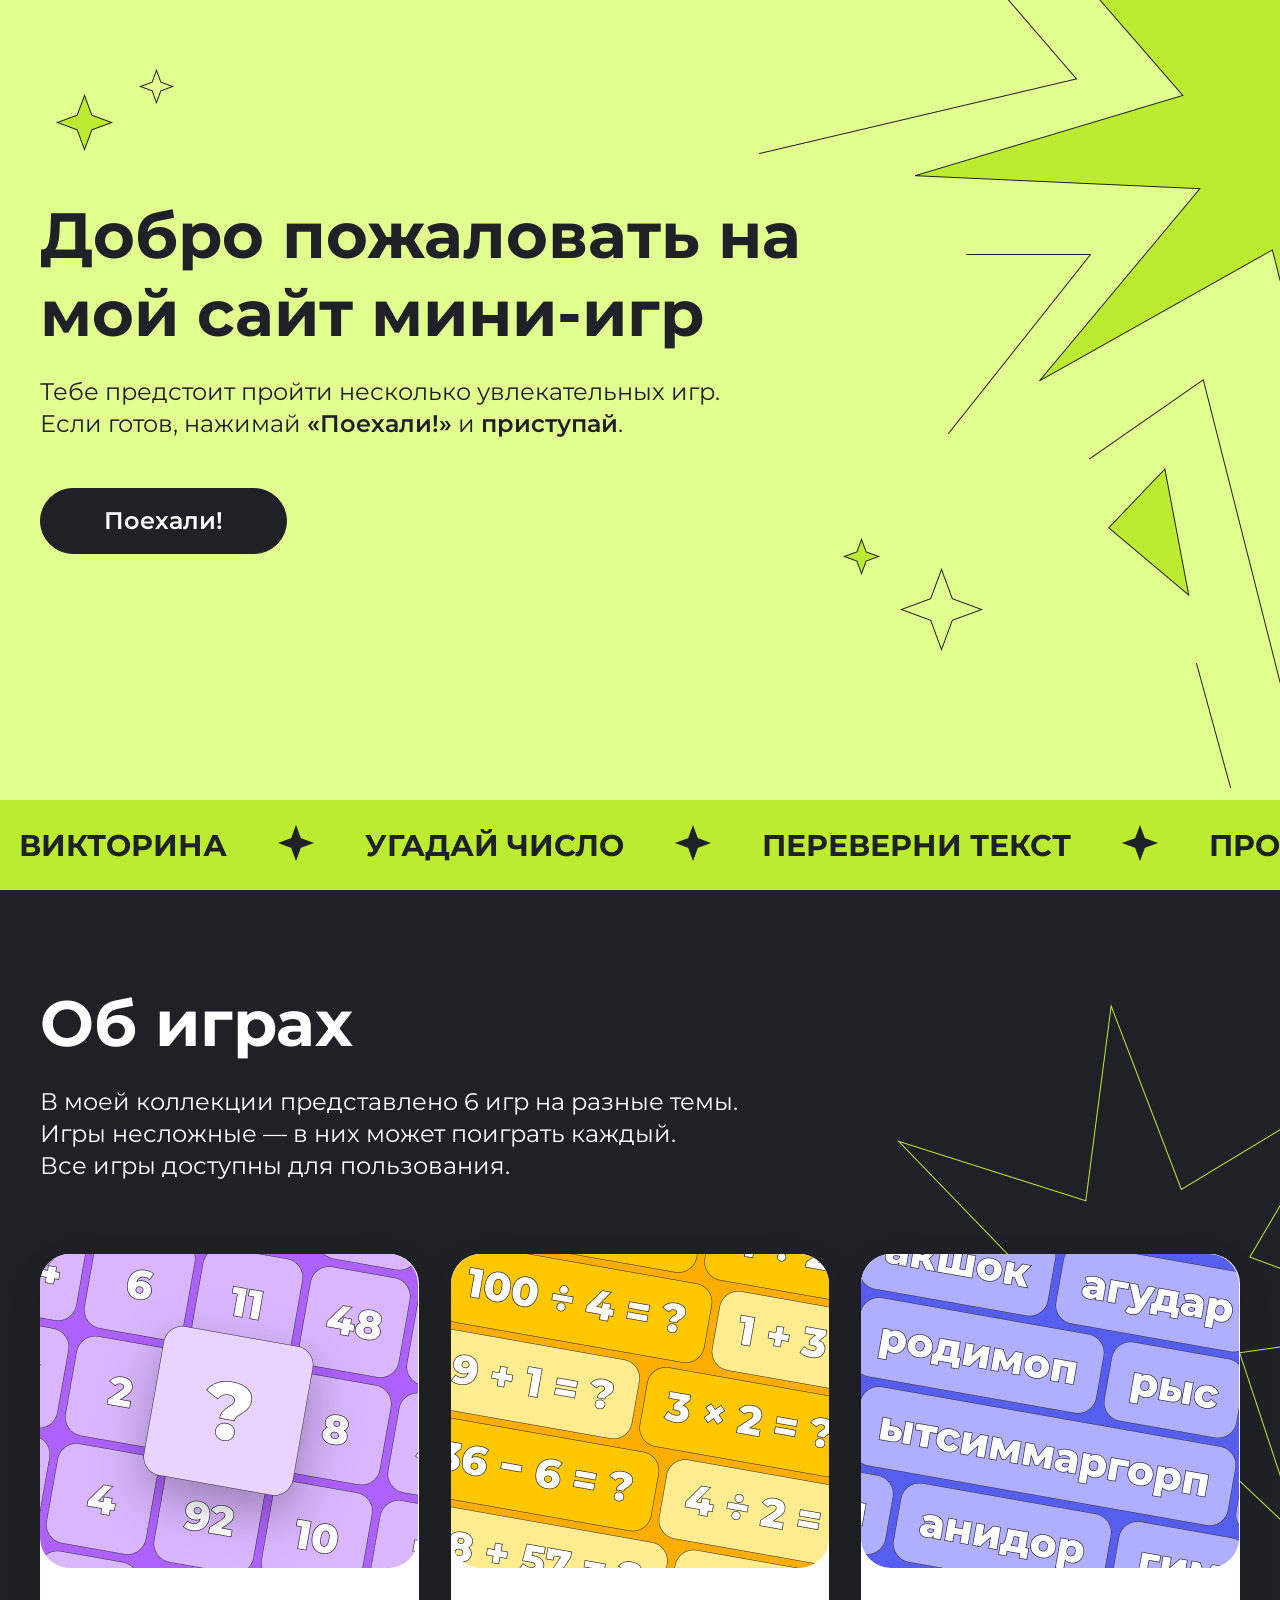
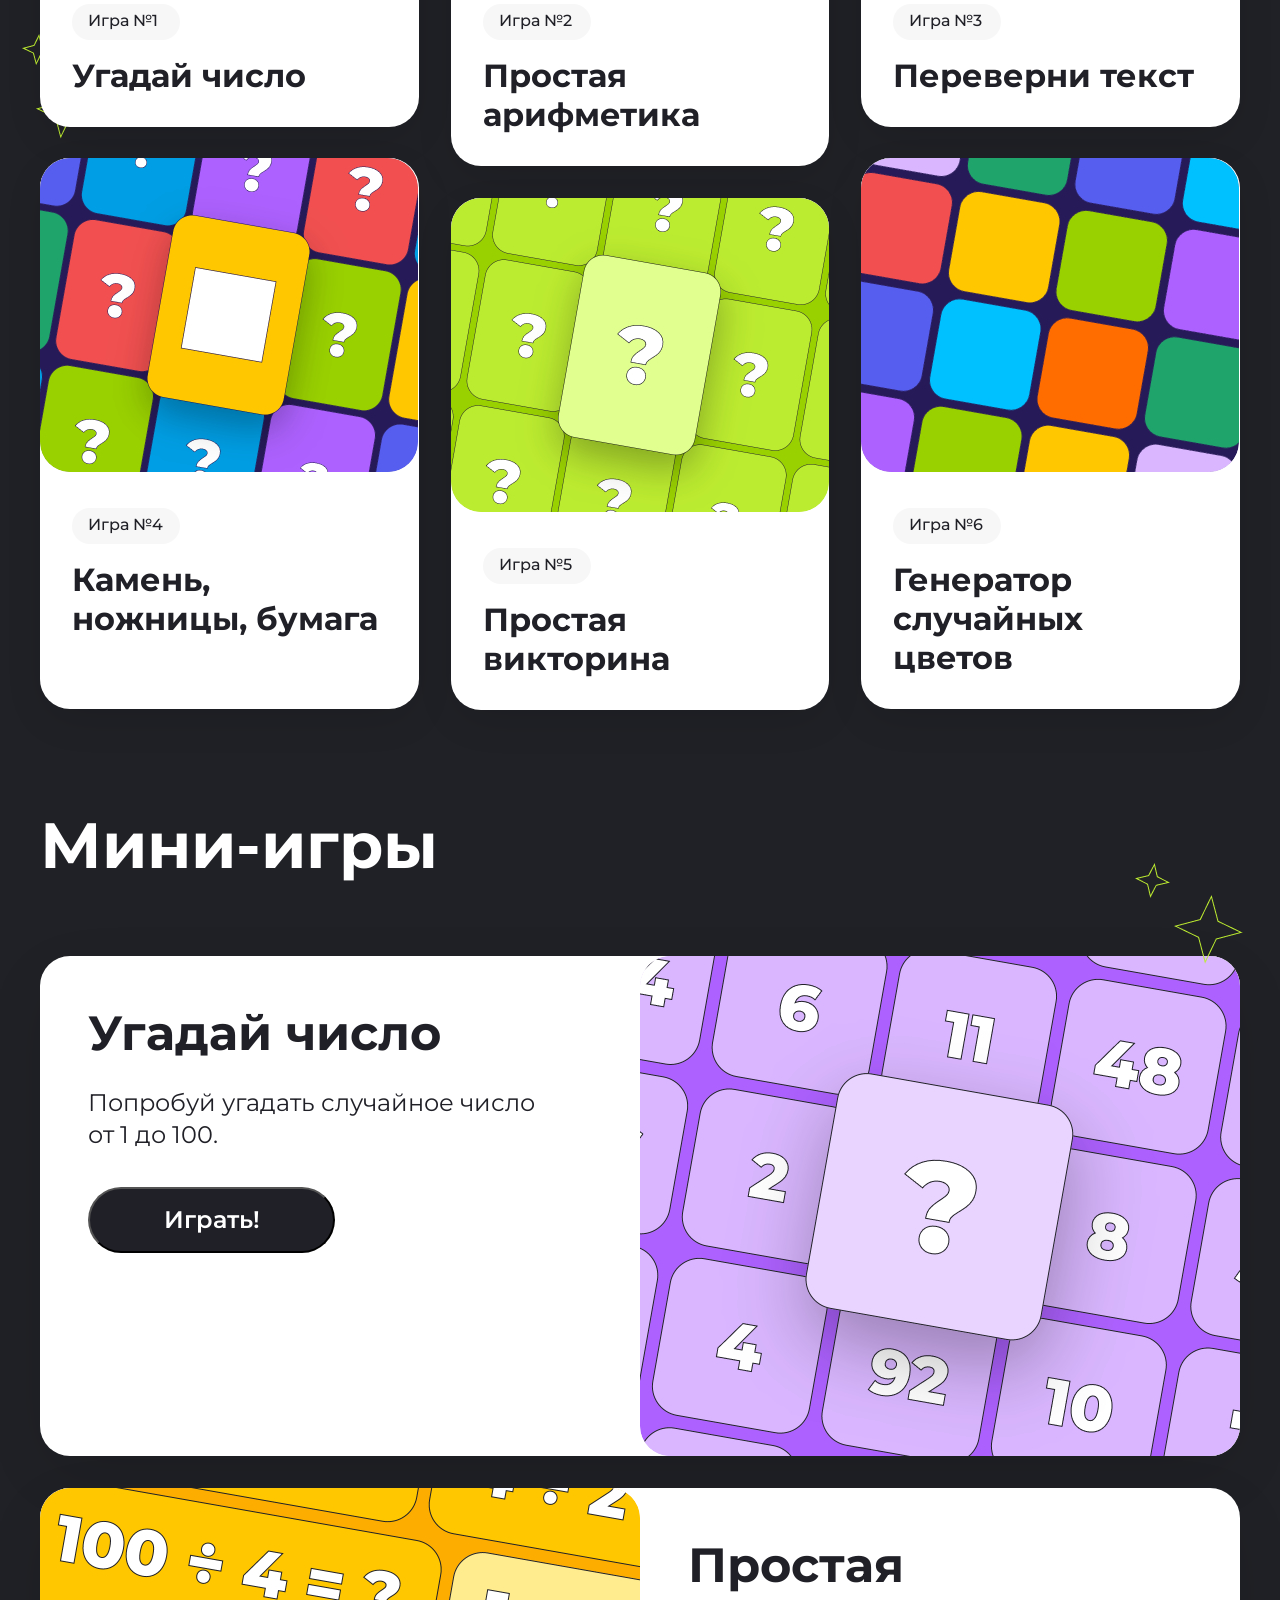
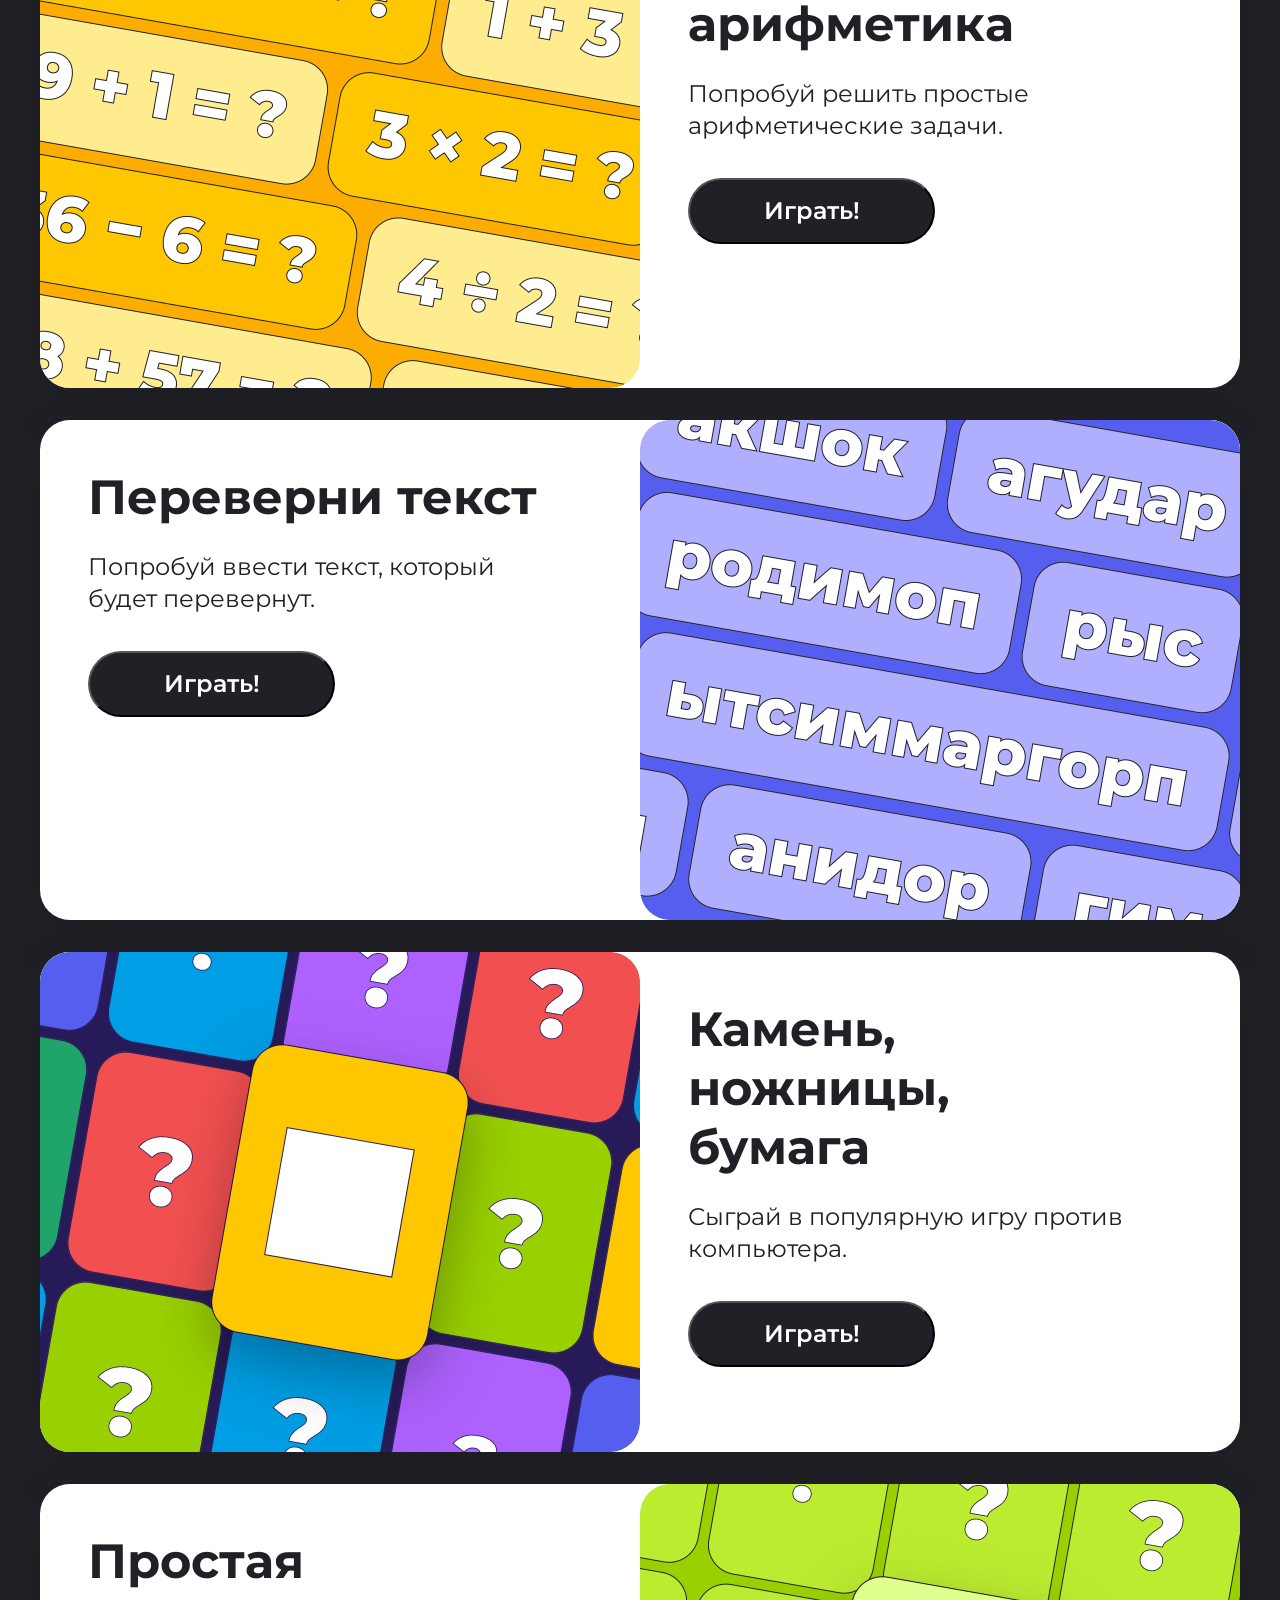
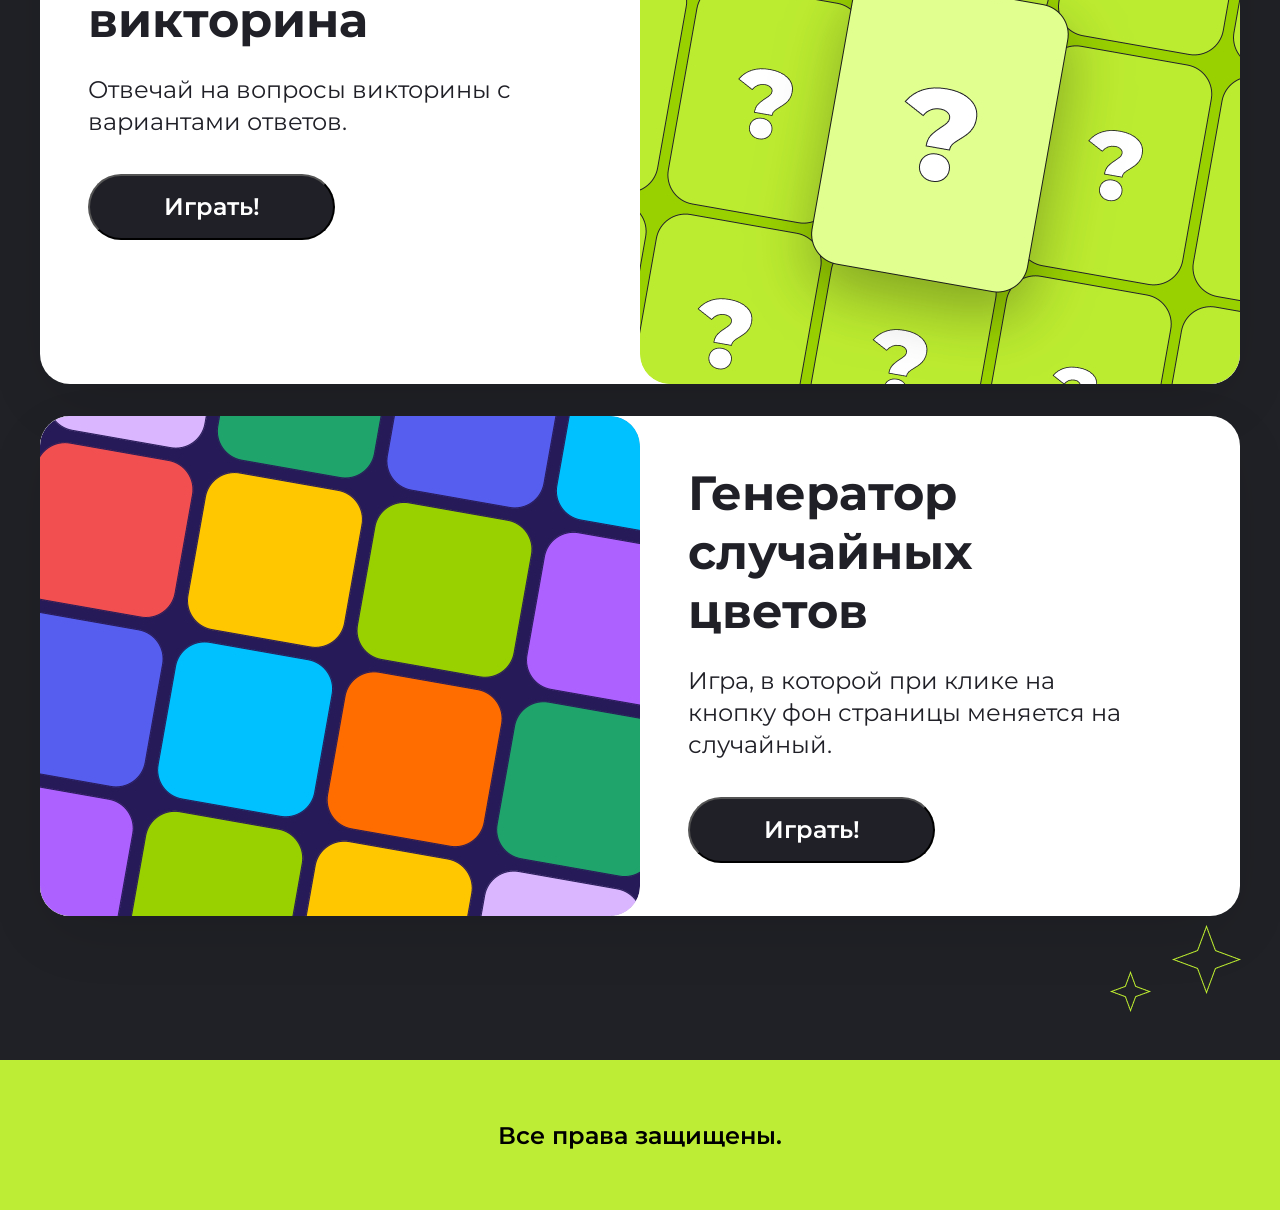
<file: index.html>
<!doctype html>
<html lang="en">
  <head>
    <meta charset="UTF-8"/>
    <meta name="viewport" content="width=device-width, initial-scale=1.0"/>
    <title>Mini-Game</title>
    <link rel="preconnect" href="https://fonts.googleapis.com"/>
    <link rel="preconnect" href="https://fonts.gstatic.com" crossorigin/>
    <link href="https://fonts.googleapis.com/css2?family=Montserrat:ital,wght@0,100..900;1,100..900&display=swap" rel="stylesheet"/>
    <link rel="stylesheet" href="style.css"/>
    <link rel="stylesheet" href="mobile.css"/>
  </head>
  <body>
    <div class="top center">
      <header></header>
      <div class="top__star">
        <img class="star-1" src="images/star-1.png" alt="Star-1" />
        <img class="star-2" src="images/star-2.png" alt="star-2" />
        <img class="star-3" src="images/star-3.png" alt="star-3" />
        <img class="star-4" src="images/star-4.png" alt="star-4" />
        <img class="star-5" src="images/star-5.png" alt="star-5" />
        <img class="line-1" src="images/line-1.png" alt="line-1" />
        <img class="line-2" src="images/line-2.png" alt="line-2" />
        <img class="line-3" src="images/line-3.png" alt="line-3" />
        <img class="line-4" src="images/line-4.png" alt="line-4" />
        <img class="figure" src="images/figure.png" alt="figure" />
      </div>
      <div class="top__star-mobile">
        <img class="star-1" src="images/mobile-star-1.png" alt="Star-1" />
        <img class="star-2" src="images/mobile-star-2.png" alt="star-2" />
        <img class="star-3" src="images/mobile-star-3.png" alt="star-3" />
        <img class="star-4" src="images/mobile-star-4.png" alt="star-4" />
        <img class="star-5" src="images/mobile-star-5.png" alt="star-5" />
      </div>
      <section>
        <h1 class="top__title">Добро пожаловать на мой сайт мини-игр</h1>
        <p class="top__text">
          Тебе предстоит пройти несколько увлекательных игр. <br />
          Если готов, нажимай
          <span class="top__text-semibold">«Поехали!»</span> и
          <span class="top__text-semibold">приступай</span>.
        </p>
        <a href="#about-games"><button class="top__button">Поехали!</button></a>
      </section>
    </div>
    <div class="animated-line">
      <div class="animated-line__content">
        <a href="#game-5"><span class="animated-line__text">Викторина</span></a>
        <a href="#game-1"><span class="animated-line__text">угадай число</span></a>
        <a href="#game-3"><span class="animated-line__text">Переверни текст</span></a>
        <a href="#game-2"><span class="animated-line__text">Простая арифметика</span></a>
        <a href="#game-4"><span class="animated-line__text">Камень, ножницы, бумага</span></a>
        <a href="#game-6"><span class="animated-line__text">Генератор случайных цветов</span></a>
        <a href="#game-4"><span class="animated-line__text">Викторина</span></a>
        <a href="#game-1"><span class="animated-line__text">угадай число</span></a>
        <a href="#game-3"><span class="animated-line__text">Переверни текст</span></a>
        <a href="#game-2"><span class="animated-line__text">Простая арифметика</span></a>
        <a href="#game-5"><span class="animated-line__text">Камень, ножницы, бумага</span></a>
        <a href="#game-6"><span class="animated-line__text">Генератор случайных цветов</span></a>
      </div>
    </div>
    <section id="about-games" class="product-box center">
      <img class="star-6" src="images/star-6.png" alt="star-6" />
      <img class="star-7" src="images/star-7.png" alt="star-7" />
      <img class="star-8" src="images/star-8.png" alt="star-8" />
      <h2 class="product-box__title">Об играх</h2>
      <p class="product-box__text">
        В моей коллекции представлено 6 игр на разные темы. <br />
        Игры несложные — в них может поиграть каждый. <br />
        Все игры доступны для пользования.
      </p>
      <div class="product-box__content">
        <a class="product-link" href="#game-1">
          <article class="product">
            <img
              class="product__image"
              src="images/cart-1.jpg"
              alt="Угадай число"
            />
            <div class="product__info">
              <div class="product__text-box">
                <p class="product__text">Игра №1</p>
              </div>
              <h3 class="product__name">Угадай число</h3>
            </div>
          </article>
        </a>
        <a class="product-link" href="#game-2">
          <article class="product">
            <img
              class="product__image"
              src="images/cart-2.jpg"
              alt="Простая арифметика"
            />
            <div class="product__info">
              <div class="product__text-box">
                <p class="product__text">Игра №2</p>
              </div>
              <h3 class="product__name">Простая арифметика</h3>
            </div>
          </article>
        </a>
        <a class="product-link" href="#game-3">
          <article class="product">
            <img
              class="product__image"
              src="images/cart-3.jpg"
              alt="Переверни текст"
            />
            <div class="product__info">
              <div class="product__text-box">
                <p class="product__text">Игра №3</p>
              </div>
              <h3 class="product__name">Переверни текст</h3>
            </div>
          </article>
        </a>
        <a class="product-link" href="#game-4">
          <article class="product">
            <img
              class="product__image"
              src="images/cart-4.jpg"
              alt="Камень, ножницы, бумага"
            />
            <div class="product__info">
              <div class="product__text-box">
                <p class="product__text">Игра №4</p>
              </div>
              <h3 class="product__name">Камень, ножницы, бумага</h3>
            </div>
          </article>
        </a>
        <a class="product-link" href="#game-5">
          <article class="product">
            <img
              class="product__image"
              src="images/cart-5.jpg"
              alt="Простая викторина"
            />
            <div class="product__info">
              <div class="product__text-box">
                <p class="product__text">Игра №5</p>
              </div>
              <h3 class="product__name">Простая викторина</h3>
            </div>
          </article>
        </a>
        <a class="product-link" href="#game-6">
          <article class="product product-2row">
            <img
              class="product__image"
              src="images/cart-6.jpg"
              alt="Генератор случайных цветов"
            />
            <div class="product__info">
              <div class="product__text-box">
                <p class="product__text">Игра №6</p>
              </div>
              <h3 class="product__name">Генератор случайных цветов</h3>
            </div>
          </article>
        </a>
      </div>
    </section>
    <section class="game-box center">
      <div class="game-box__star">
        <img class="star-9" src="images/star-9.png" alt="Star-9" />
        <img class="star-10" src="images/star-10.png" alt="Star-10" />
        <img class="star-11" src="images/star-11.png" alt="Star-11" />
        <img class="star-12" src="images/star-12.png" alt="star-12" />
      </div>
      <h2 class="game-box__title">Мини-игры</h2>
      <div class="game-box__content">
        <article id="game-1" class="game">
          <div class="game__content">
            <div class="game__info">
              <h3 class="game__name">Угадай число</h3>
              <p class="game__text">
                Попробуй угадать случайное число от 1 до 100.
              </p>
            </div>
            <button class="game__button"  onclick="startGuessGame()">Играть!</button>
          </div>
          <img
            class="game__image"
            src="images/game-cart-1.jpg"
            alt="Угадай число"
          />
        </article>
        <article id="game-2" class="game">
          <img
            class="game__image"
            src="images/game-cart-2.jpg"
            alt="Угадай число"
          />
          <div class="game__content">
            <div class="game__info">
              <h3 class="game__name">Простая арифметика</h3>
              <p class="game__text">
                Попробуй решить простые арифметические задачи.
              </p>
            </div>
            <button class="game__button" onclick="startArithmeticGame()">Играть!</button>
          </div>
        </article>
        <article id="game-3" class="game">
          <div class="game__content">
            <div class="game__info">
              <h3 class="game__name">Переверни текст</h3>
              <p class="game__text">
                Попробуй ввести текст, который будет перевернут.
              </p>
            </div>
            <button class="game__button" onclick="reverseText()">Играть!</button>
          </div>
          <img
            class="game__image"
            src="images/game-cart-3.jpg"
            alt="Угадай число"
          />
        </article>
        <article id="game-4" class="game">
          <img
            class="game__image"
            src="images/game-cart-4.jpg"
            alt="Угадай число"
          />
          <div class="game__content">
            <div class="game__info">
              <h3 class="game__name">
                Камень,<br />
                ножницы,<br />
                бумага
              </h3>
              <p class="game__text">
                Сыграй в популярную игру против компьютера.
              </p>
            </div>
            <button class="game__button"  onclick="startRPSGame()">Играть!</button>
          </div>
        </article>
        <article id="game-5" class="game">
          <div class="game__content">
            <div class="game__info">
              <h3 class="game__name">Простая викторина</h3>
              <p class="game__text">
                Отвечай на вопросы викторины с вариантами ответов.
              </p>
            </div>
            <button class="game__button" onclick="startQuiz()">Играть!</button>
          </div>
          <img
            class="game__image"
            src="images/game-cart-5.jpg"
            alt="Угадай число"
          />
        </article>
        <article id="game-6" class="game">
          <img
            class="game__image"
            src="images/game-cart-6.jpg"
            alt="Угадай число"
          />
          <div class="game__content">
            <div class="game__info">
              <h3 class="game__name">
                Генератор<br />
                случайных<br />
                цветов
              </h3>
              <p class="game__text">
                Игра, в которой при клике на кнопку фон страницы меняется на
                случайный.
              </p>
            </div>
            <button class="game__button" onclick="changeBackgroundColor()">Играть!</button>
          </div>
        </article>
      </div>
    </section>
    <footer class="footer center">
      <p class="footer__text">Все права защищены.</p>
    </footer>
    <script src="script.js"></script>
  </body>
</html>
</file>
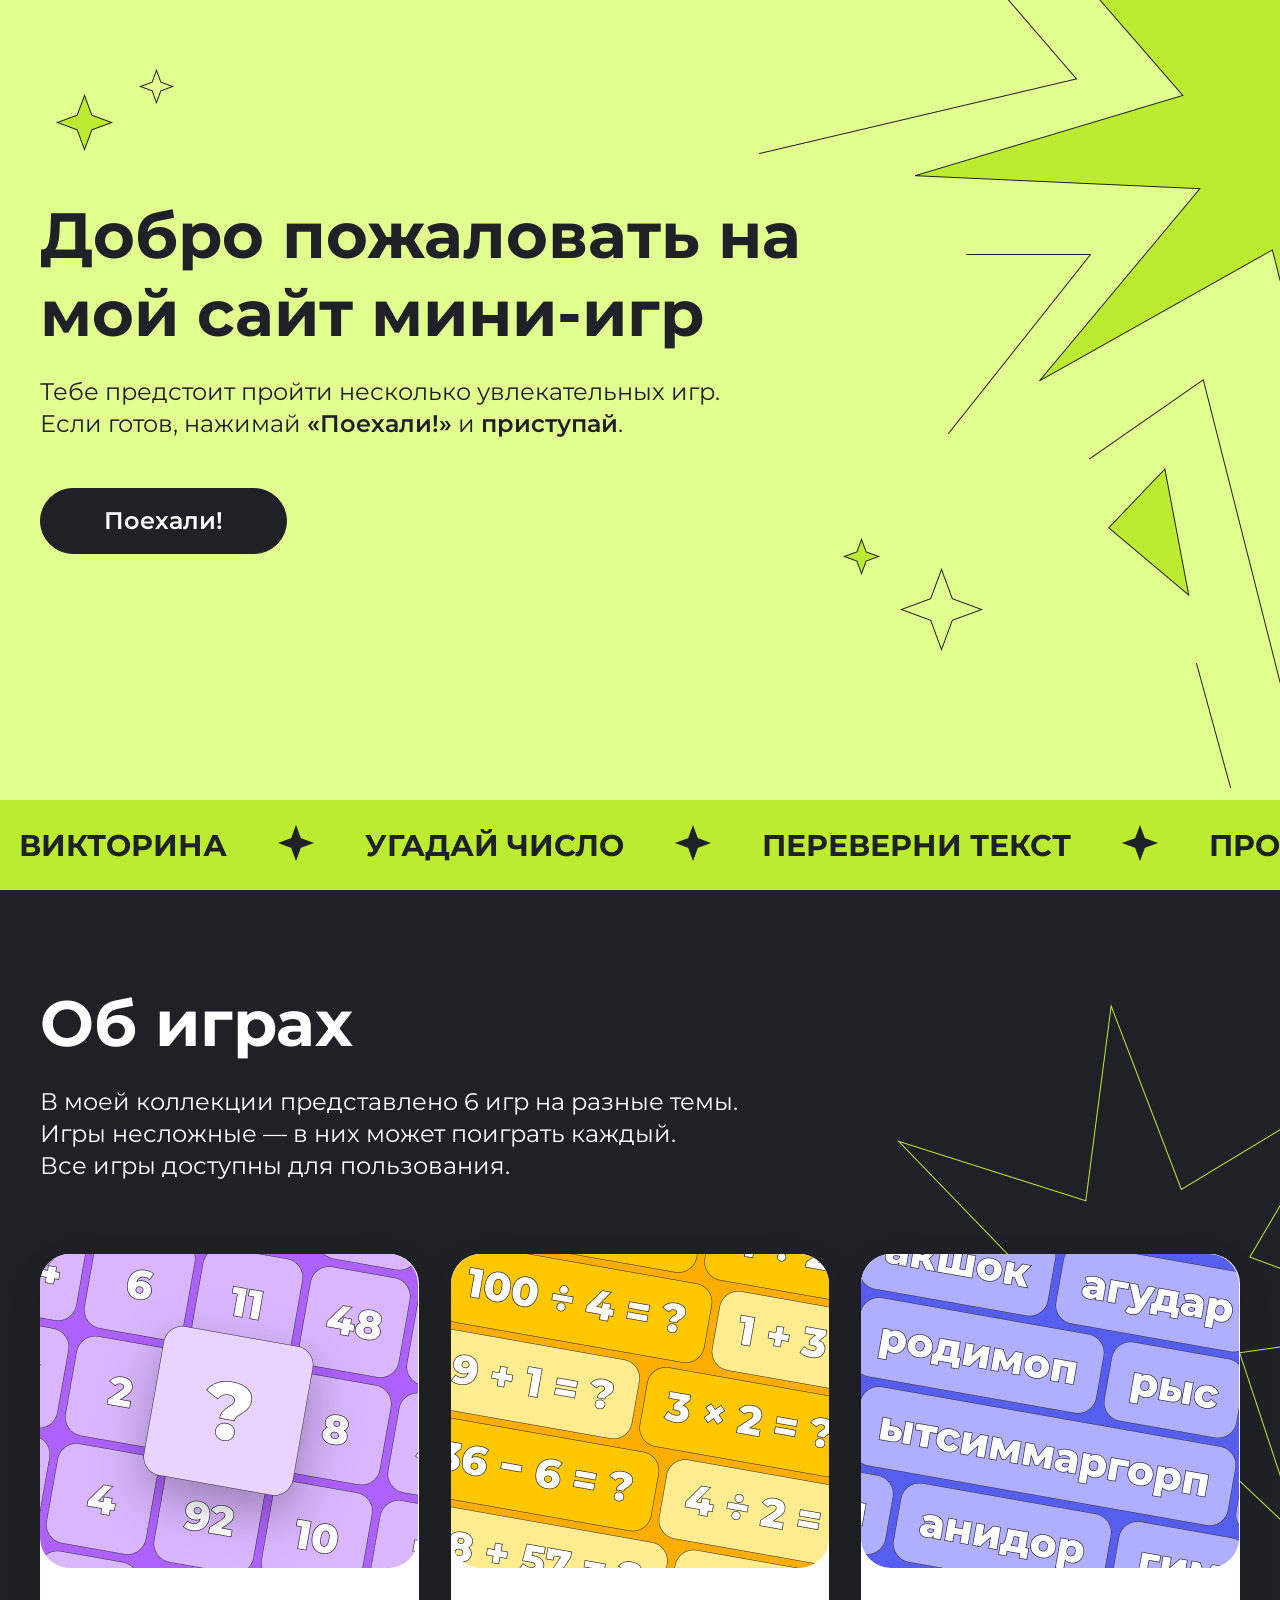
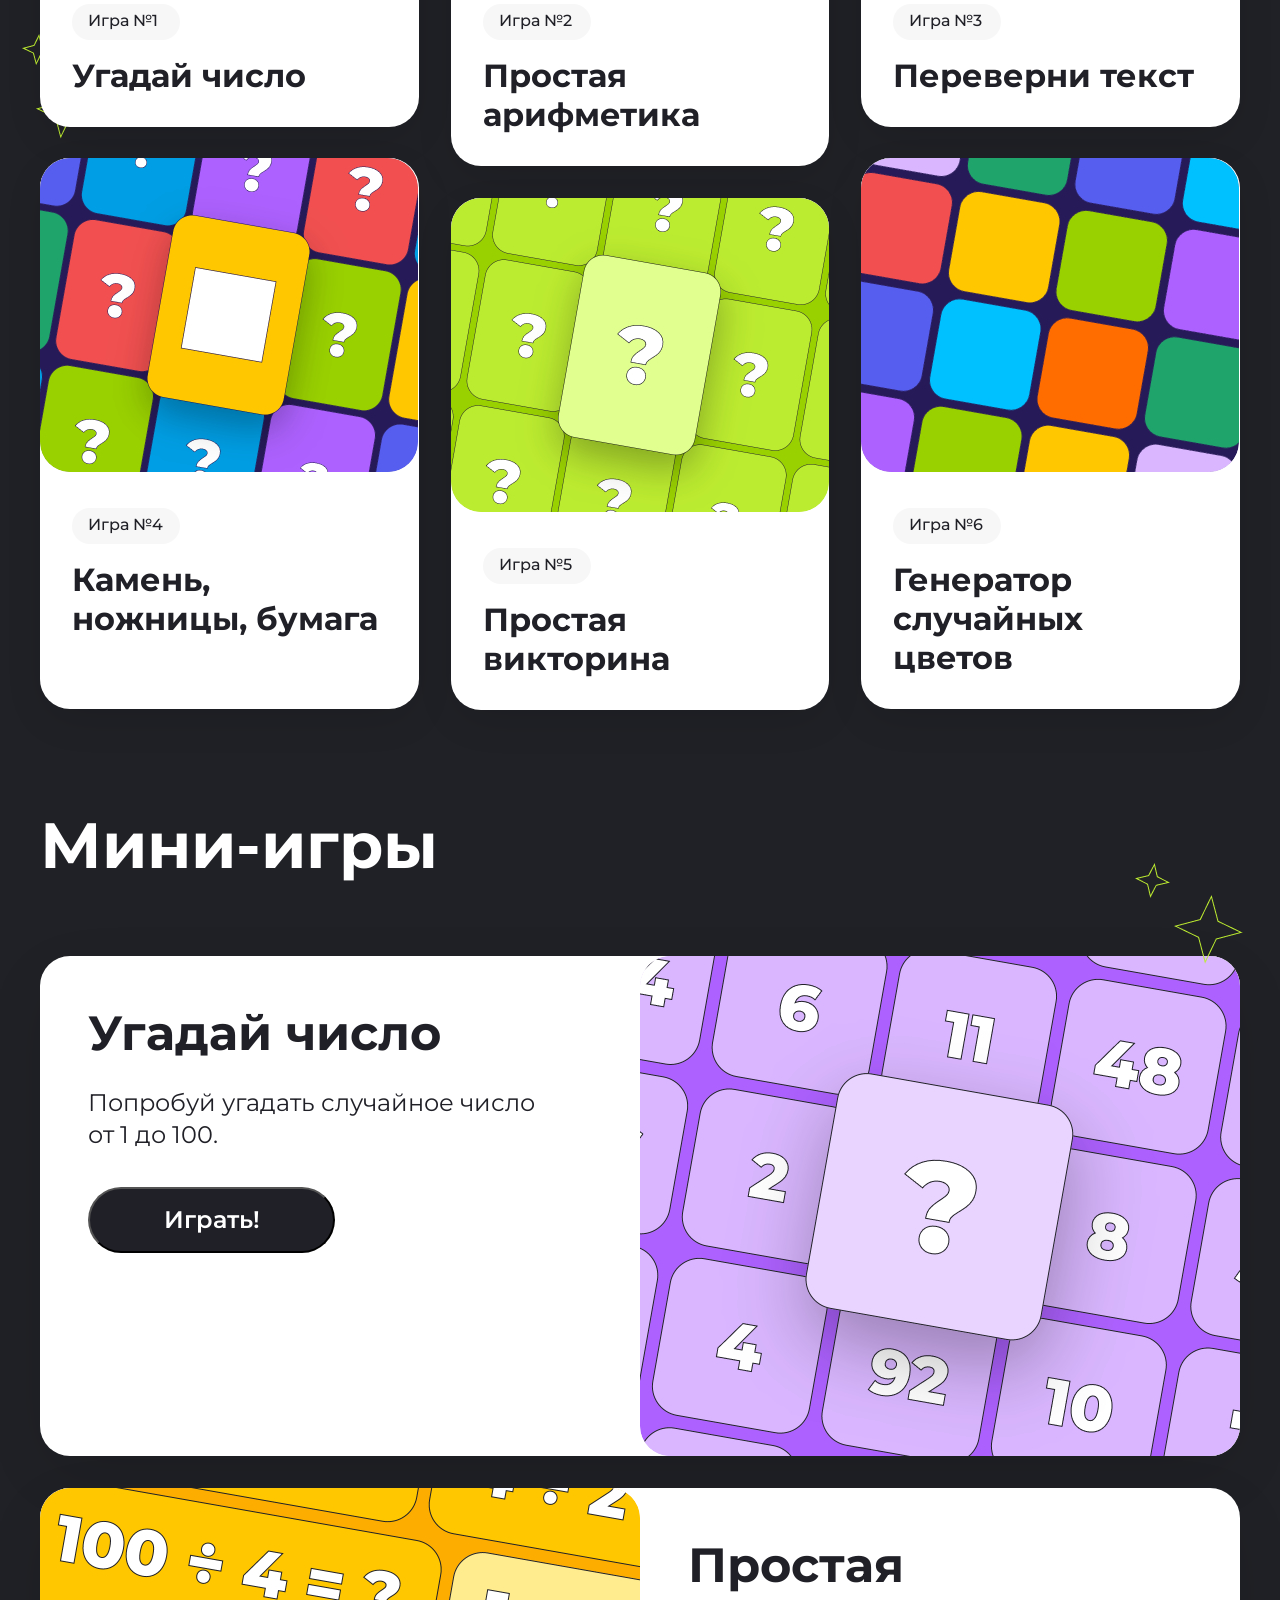
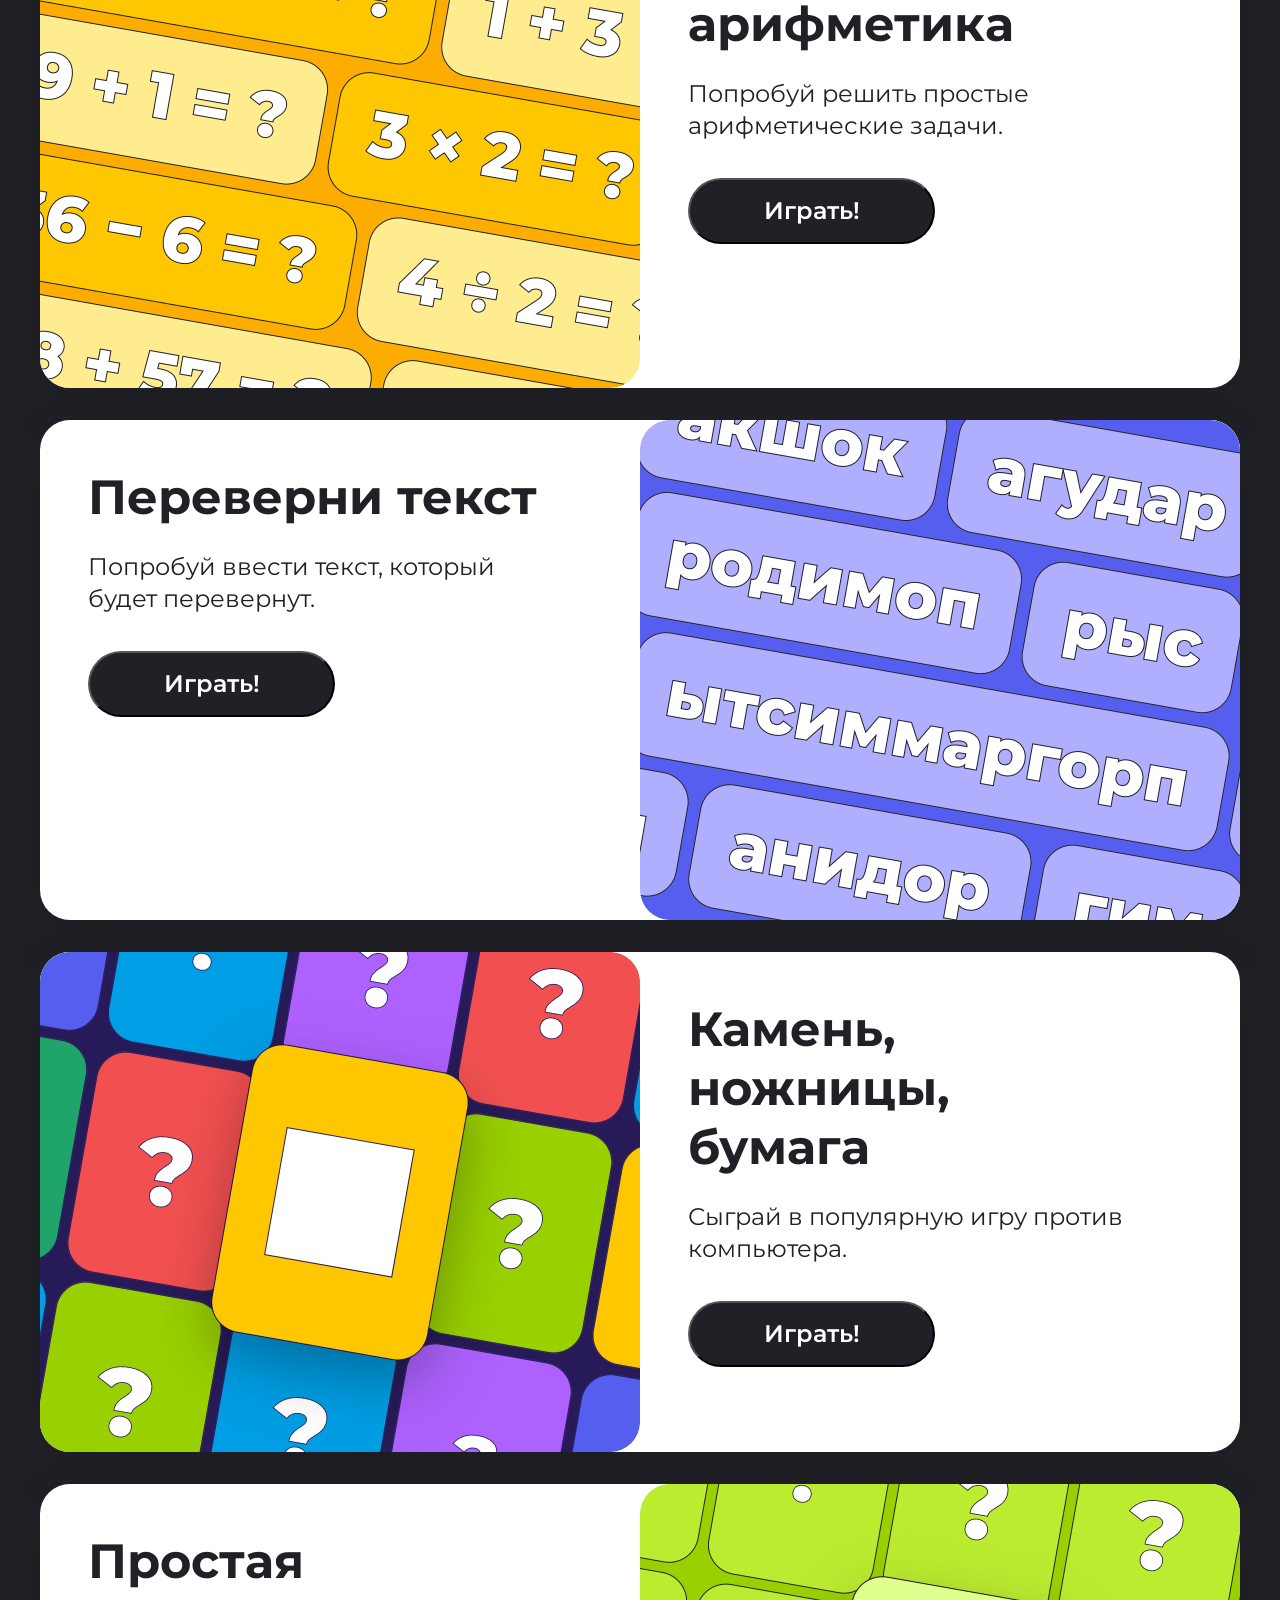
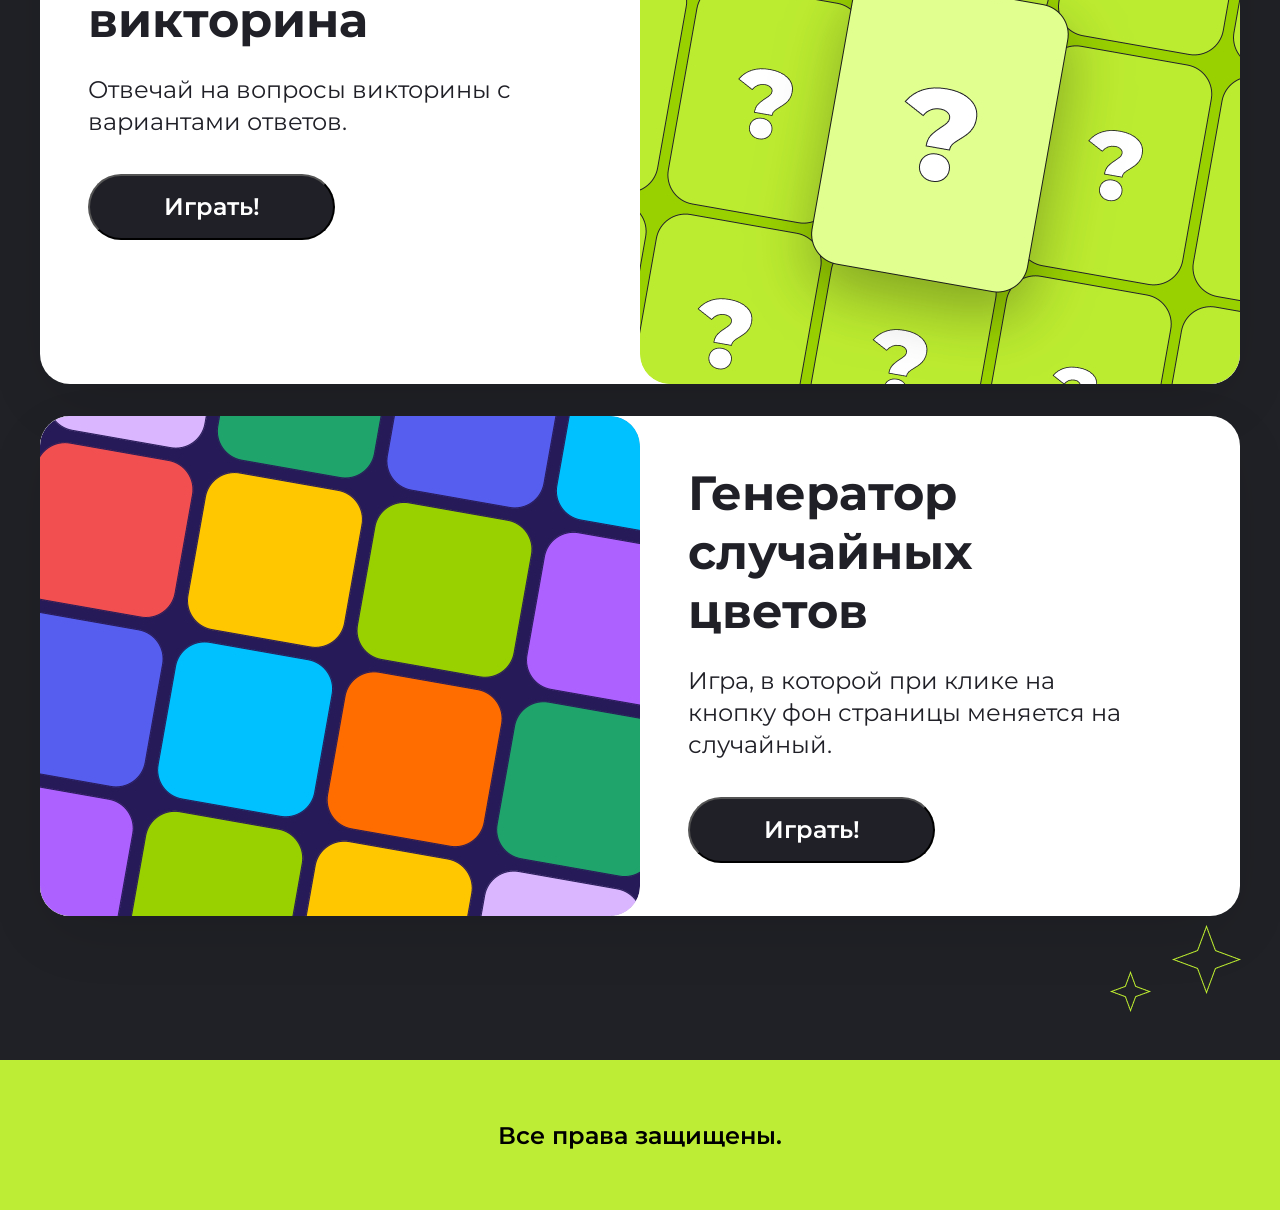
<file: hw-1/index.html>
<!doctype html>
<html lang="en">
  <head>
    <meta charset="UTF-8"/>
    <meta name="viewport" content="width=device-width, initial-scale=1.0"/>
    <title>Mini-Game</title>
    <link rel="preconnect" href="https://fonts.googleapis.com"/>
    <link rel="preconnect" href="https://fonts.gstatic.com" crossorigin/>
    <link href="https://fonts.googleapis.com/css2?family=Montserrat:ital,wght@0,100..900;1,100..900&display=swap" rel="stylesheet"/>
    <link rel="stylesheet" href="style.css"/>
  </head>
  <body>
    <div class="top center">
      <header></header>
      <div class="top__star">
        <img class="star-1" src="images/star-1.png" alt="Star-1" />
        <img class="star-2" src="images/star-2.png" alt="star-2" />
        <img class="star-3" src="images/star-3.png" alt="star-3" />
        <img class="star-4" src="images/star-4.png" alt="star-4" />
        <img class="star-5" src="images/star-5.png" alt="star-5" />
        <img class="line-1" src="images/line-1.png" alt="line-1" />
        <img class="line-2" src="images/line-2.png" alt="line-2" />
        <img class="line-3" src="images/line-3.png" alt="line-3" />
        <img class="line-4" src="images/line-4.png" alt="line-4" />
        <img class="figure" src="images/figure.png" alt="figure" />
      </div>
      <section>
        <h1 class="top__title">Добро пожаловать на мой сайт мини-игр</h1>
        <p class="top__text">
          Тебе предстоит пройти несколько увлекательных игр. <br />
          Если готов, нажимай
          <span class="top__text-semibold">«Поехали!»</span> и
          <span class="top__text-semibold">приступай</span>.
        </p>
        <a href="#about-games"><button class="top__button">Поехали!</button></a>
      </section>
    </div>
    <div class="animated-line">
      <div class="animated-line__content">
        <span class="animated-line__text">Викторина</span>
        <span class="animated-line__text">угадай число</span>
        <span class="animated-line__text">Переверни текст</span>
        <span class="animated-line__text">Простая арифметика</span>
        <span class="animated-line__text">Камень, ножницы, бумага</span>
        <span class="animated-line__text">Генератор случайных цветов</span>
      </div>
    </div>
    <section id="about-games" class="product-box center">
      <img class="star-6" src="images/star-6.png" alt="star-6" />
      <img class="star-7" src="images/star-7.png" alt="star-7" />
      <img class="star-8" src="images/star-8.png" alt="star-8" />
      <h2 class="product-box__title">Об играх</h2>
      <p class="product-box__text">
        В моей коллекции представлено 6 игр на разные темы. <br />
        Игры несложные — в них может поиграть каждый. <br />
        Все игры доступны для пользования.
      </p>
      <div class="product-box__content">
        <a class="product-link" href="#game-1">
          <article class="product">
            <img
              class="product__image"
              src="images/cart-1.jpg"
              alt="Угадай число"
            />
            <div class="product__info">
              <div class="product__text-box">
                <p class="product__text">Игра №1</p>
              </div>
              <h3 class="product__name">Угадай число</h3>
            </div>
          </article>
        </a>
        <a class="product-link" href="#game-2">
          <article class="product">
            <img
              class="product__image"
              src="images/cart-2.jpg"
              alt="Простая арифметика"
            />
            <div class="product__info">
              <div class="product__text-box">
                <p class="product__text">Игра №2</p>
              </div>
              <h3 class="product__name">Простая арифметика</h3>
            </div>
          </article>
        </a>
        <a class="product-link" href="#game-3">
          <article class="product">
            <img
              class="product__image"
              src="images/cart-3.jpg"
              alt="Переверни текст"
            />
            <div class="product__info">
              <div class="product__text-box">
                <p class="product__text">Игра №3</p>
              </div>
              <h3 class="product__name">Переверни текст</h3>
            </div>
          </article>
        </a>
        <a class="product-link" href="#game-4">
          <article class="product">
            <img
              class="product__image"
              src="images/cart-4.jpg"
              alt="Камень, ножницы, бумага"
            />
            <div class="product__info">
              <div class="product__text-box">
                <p class="product__text">Игра №4</p>
              </div>
              <h3 class="product__name">Камень, ножницы, бумага</h3>
            </div>
          </article>
        </a>
        <a class="product-link" href="#game-5">
          <article class="product">
            <img
              class="product__image"
              src="images/cart-5.jpg"
              alt="Простая викторина"
            />
            <div class="product__info">
              <div class="product__text-box">
                <p class="product__text">Игра №5</p>
              </div>
              <h3 class="product__name">Простая викторина</h3>
            </div>
          </article>
        </a>
        <a class="product-link" href="#game-6">
          <article class="product product-2row">
            <img
              class="product__image"
              src="images/cart-6.jpg"
              alt="Генератор случайных цветов"
            />
            <div class="product__info">
              <div class="product__text-box">
                <p class="product__text">Игра №6</p>
              </div>
              <h3 class="product__name">Генератор случайных цветов</h3>
            </div>
          </article>
        </a>
      </div>
    </section>
    <section class="game-box center">
      <img class="star-9" src="images/star-9.png" alt="star-9" />
      <img class="star-10" src="images/star-10.png" alt="star-10" />
      <img class="star-11" src="images/star-11.png" alt="star-11" />
      <img class="star-12" src="images/star-12.png" alt="star-12" />
      <h2 class="game-box__title">Мини-игры</h2>
      <div class="game-box__content">
        <article id="game-1" class="game">
          <div class="game__content">
            <div class="game__info">
              <h3 class="game__name">Угадай число</h3>
              <p class="game__text">
                Попробуй угадать случайное число от 1 до 100.
              </p>
            </div>
            <button class="game__button">Играть!</button>
          </div>
          <img
            class="game__image"
            src="images/game-cart-1.jpg"
            alt="Угадай число"
          />
        </article>
        <article id="game-2" class="game">
          <img
            class="game__image"
            src="images/game-cart-2.jpg"
            alt="Угадай число"
          />
          <div class="game__content">
            <div class="game__info">
              <h3 class="game__name">Простая арифметика</h3>
              <p class="game__text">
                Попробуй решить простые арифметические задачи.
              </p>
            </div>
            <button class="game__button">Играть!</button>
          </div>
        </article>
        <article id="game-3" class="game">
          <div class="game__content">
            <div class="game__info">
              <h3 class="game__name">Переверни текст</h3>
              <p class="game__text">
                Попробуй ввести текст, который будет перевернут.
              </p>
            </div>
            <button class="game__button">Играть!</button>
          </div>
          <img
            class="game__image"
            src="images/game-cart-3.jpg"
            alt="Угадай число"
          />
        </article>
        <article id="game-4" class="game">
          <img
            class="game__image"
            src="images/game-cart-4.jpg"
            alt="Угадай число"
          />
          <div class="game__content">
            <div class="game__info">
              <h3 class="game__name">
                Камень,<br />
                ножницы,<br />
                бумага
              </h3>
              <p class="game__text">
                Сыграй в популярную игру против компьютера.
              </p>
            </div>
            <button class="game__button">Играть!</button>
          </div>
        </article>
        <article id="game-5" class="game">
          <div class="game__content">
            <div class="game__info">
              <h3 class="game__name">Простая викторина</h3>
              <p class="game__text">
                Отвечай на вопросы викторины с вариантами ответов.
              </p>
            </div>
            <button class="game__button">Играть!</button>
          </div>
          <img
            class="game__image"
            src="images/game-cart-5.jpg"
            alt="Угадай число"
          />
        </article>
        <article id="game-6" class="game">
          <img
            class="game__image"
            src="images/game-cart-6.jpg"
            alt="Угадай число"
          />
          <div class="game__content">
            <div class="game__info">
              <h3 class="game__name">
                Генератор<br />
                случайных<br />
                цветов
              </h3>
              <p class="game__text">
                Игра, в которой при клике на кнопку фон страницы меняется на
                случайный.
              </p>
            </div>
            <button class="game__button">Играть!</button>
          </div>
        </article>
      </div>
    </section>
    <footer class="footer center">
      <p class="footer__text">Все права защищены.</p>
    </footer>
  </body>
</html>
</file>
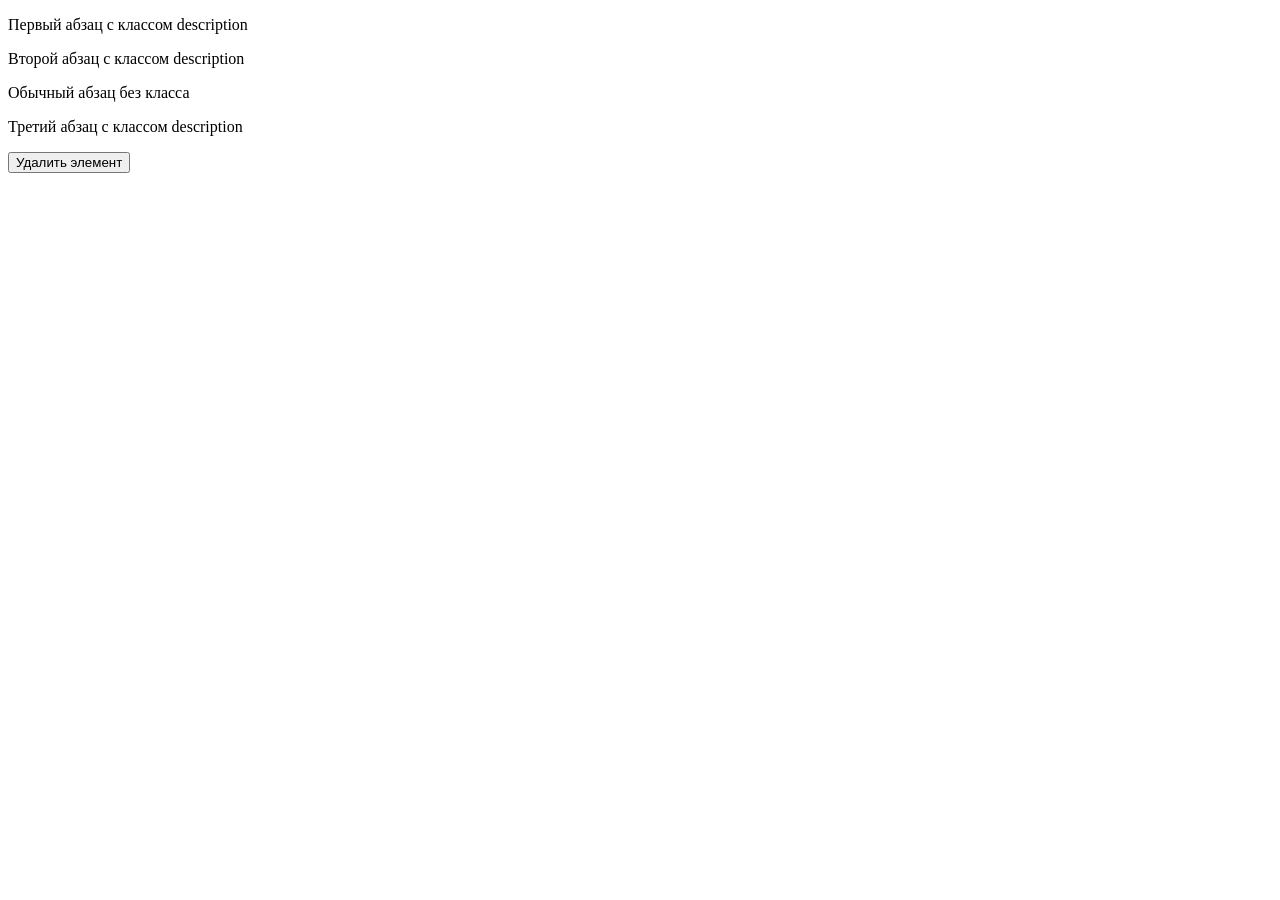
<file: js/workJS.html>
<!doctype html>
<html lang="en">
  <head>
    <meta charset="UTF-8" />
    <meta name="viewport" content="width=device-width, initial-scale=1.0" />
    <title>Document</title>
  </head>
  <body>
    <!-- Задание 1 -->

    <!-- <h1 class="heading">Это заголовок</h1>          
    <button class="button">Кнопка</button> -->

    <!-- Задание 2 -->

    <!-- <p class="text">Это текст, который изменит цвет</p>
<button class="button_change">Изменить цвет</button> -->

    <!-- Задание 3 -->

    <!-- <h1 class="heading">Залоговка не будет</h1>
<button class="button">Кнопка</button> -->

    <!-- Задание 4 -->

    <!-- <p class="description">Первый текст</p>
    <p class="description">Второй текст</p>
    <div>Третий текст</div>
    <span class="description">Четвёртый текст</span>
    
    <button class="btn">Изменить текст</button> -->

    <!-- Задание 5 -->

    <!-- <p class="description">Первый абзац с классом description</p>
    <p class="description">Второй абзац с классом description</p>
    <p class="text">Первый абзац без класса description</p>
    <p class="description">Третий абзац с классом description</p>
    <p class="description">Четвёртый абзац с классом description</p>
    <p class="text">Второй абзац без класса description</p>

    <button class="changeBtn">Изменить текст</button> -->

    <!-- Задание 6 -->

    <!-- <p>Существующий абзац 1</p>
    <p>Существующий абзац 2</p>

    <button class="addBtn">Добавить элемент</button> -->

    <!-- Задание 7 -->

    <p class="description">Первый абзац с классом description</p>
    <p class="description">Второй абзац с классом description</p>
    <p>Обычный абзац без класса</p>
    <p class="description">Третий абзац с классом description</p>
    
    <button class="removeBtn">Удалить элемент</button>

    <script src="./hw-9.js"></script>
  </body>
</html>
</file>
<file: style.css>
* {
  margin: 0;
  padding: 0;
}

html,
body {
  overflow-x: hidden;
  scroll-behavior: smooth;
}

body,
input,
button,
textarea,
select {
  font-family: "Montserrat", sans-serif;
  font-optical-sizing: auto;
}

.center {
  padding-left: calc(50% - 600px);
  padding-right: calc(50% - 600px);
}

.top__star-mobile { 
  display: none; 
}

.star-1 {
  position: absolute;
  top: 11.75%;
  left: 4.375%;
}

.star-2 {
  position: absolute;
  top: 8.625%;
  left: 10.83%;
}

.star-3 {
  position: absolute;
  top: 67.25%;
  left: 65.83%;
}

.star-4 {
  position: absolute;
  top: 71%;
  left: 70.35%;
}

.star-5 {
  position: absolute;
  top: -32%;
  left: 71.5%;
}

.line-1 {
  position: absolute;
  top: -1.25%;
  left: 59.3%;
}

.line-2 {
  position: absolute;
  top: 31.75%;
  left: 74.1%;
}

.line-3 {
  position: absolute;
  top: 47.4%;
  left: 85.1%;
  overflow: visible;
}

.line-4 {
  position: absolute;
  top: 82.9%;
  left: 93.4%;
}

.figure {
  position: absolute;
  top: 58.5%;
  left: 86.6%;
}

.top {
  background-image: url(images/top.jpg);
  background-repeat: no-repeat;
  background-size: cover;
  background-position: center;
  height: 800px;
  position: relative;
  overflow: visible;
  }

  .top__title {
    color: rgba(32, 32, 39, 1);
    font-family: "Montserrat";
    font-size: 64px;
    font-weight: 700;
    line-height: 78px;
    letter-spacing: 0px;
    text-align: left;
    max-width: 769px;
    padding-top: 196px;
    padding-bottom: 24px;
  }

  .top__text {
    color: rgba(32, 32, 39, 1);
    font-family: "Montserrat";
    font-size: 24px;
    font-weight: 400;
    line-height: 32px;
    letter-spacing: 0px;
    text-align: left;
    max-width: 769px;
  }

  .top__text-semibold {
    font-weight: 600;
  }

  .top__button {
    box-sizing: border-box;
    border: 1px solid rgba(32, 32, 39, 1);
    border-radius: 60px;
    background: rgba(32, 32, 39, 1);
    color: rgba(255, 255, 255, 1);
    font-family: "Montserrat";
    font-size: 24px;
    font-weight: 600;
    line-height: 34px;
    letter-spacing: 0%;
    text-align: center;
    width: 247px;
    height: 66px;
    margin-top: 48px;
    margin-bottom: 156px;
  }

  .top__button:hover {
    border: 1px solid rgba(0, 0, 0, 1);
    background: rgba(255, 255, 255, 1);
    color: rgba(32, 32, 39, 1);
  }


.animated-line {
  background-color: rgba(188, 236, 48, 1);
  width: 100%;
  height: 90px;
  overflow: hidden;
  white-space: nowrap;
  z-index: 1;
  }

  .animated-line__content {
    display: inline-flex;
    align-items: center;
    gap: 51px;
    height: 100%;
    padding: 27px 19px;
    box-sizing: border-box;
    animation: scroll-left 10s linear infinite;
  }

  @keyframes scroll-left {
  from {
    transform: translateX(0);
  }
  to {
    transform: translateX(-50%);
  }
 }

  .animated-line__text {
    display: inline-flex;
    align-items: center;
    gap: 51px;
    color: rgba(32, 32, 39, 1);
    font-family: "Montserrat", sans-serif;
    font-size: 30px;
    font-weight: 700;
    line-height: 110%;
    letter-spacing: 4%;
    text-transform: uppercase;
  }

  .animated-line__text::after {
    content: url(images/animated-line-star.png);
    display: inline-flex;
    align-items: center;
    line-height: 1;
  }


.star-6 {
  position: absolute;
  top: 8%;
  left: 68%;
  overflow: visible;
}

.star-7 {
  position: absolute;
  top: 52.4%;
  left: 1.7%;
}

.star-8 {
  position: absolute;
  top: 55.9%;
  left: 2.8%;
}

.product-box {
  background-image: url(images/product-box.jpg);
  background-size: cover;
  background-repeat: no-repeat;
  background-position: center;
  position: relative;

  .product-box__title {
    color: rgba(255, 255, 255, 1);
    font-family: "Montserrat";
    font-size: 64px;
    font-weight: 700;
    line-height: 78px;
    letter-spacing: 0px;
    text-align: left;
    padding-top: 94px;
    padding-bottom: 24px;
  }

  .product-box__text {
    color: rgba(255, 255, 255, 1);
    font-family: "Montserrat";
    font-size: 24px;
    font-weight: 400;
    line-height: 32px;
    letter-spacing: 0px;
    text-align: left;
    padding-bottom: 72px;
    width: 788px;
  }
}

.product-box__content {
  display: grid;
  grid-template-columns: repeat(12, 1fr);
  gap: 32px;
}

.product-link {
  display: block;
  height: 473px;
  text-decoration: none;
  grid-column: span 4;
  z-index: 1;
}



.product-link:nth-child(2),
.product-link:nth-child(5) {
  height: 512px;
}

.product-link:nth-child(4),
.product-link:nth-child(6) {
  height: 551px;
  margin-top: -40px;
}

.product {
  border-radius: 30px;
  box-shadow: 0px 12.61px 42.251190185546875px -7.57px rgba(0, 0, 0, 0.13);
  background: rgba(255, 255, 255, 1);
  height: 100%;
   transition: transform 0.5s ease;
  }

  .product:hover { 
  transform: scale(1.05);
}

  .product__image {
    border-radius: 30px;
    max-width: 100%
  }

  .product__info {
    display: flex;
    flex-direction: column;
    justify-content: flex-start;
    align-items: flex-start;
    gap: 16px;
    padding: 32px 32px 36px 32px;
  }

  .product__text-box {
    width: 108px;
    height: 36px;
    border-radius: 52.58px;
    background: rgba(247, 247, 247, 1);
  }

  .product__text {
    color: rgba(32, 32, 39, 1);
    font-family: "Montserrat";
    font-size: 16px;
    font-weight: 500;
    line-height: 110%;
    letter-spacing: 0px;
    text-align: left;
    display: flex;
    flex-direction: row;
    justify-content: flex-start;
    align-items: center;
    padding: 8px 16px 10px 16px;
  }

  .product__name {
    color: rgba(32, 32, 39, 1);
    font-family: "Montserrat";
    font-size: 32px;
    font-weight: 700;
    line-height: 39px;
    letter-spacing: 0px;
    text-align: left;
  }


.star-9 {
  position: absolute;
  top: 4.3%;
  left: 88.7%;
}

.star-10 {
  position: absolute;
  top: 5.2%;
  left: 91.7%;
}

.star-11 {
  position: absolute;
  top: 97.5%;
  left: 86.7%;
}

.star-12 {
  position: absolute;
  top: 96.2%;
  left: 91.6%;
}

.game-box {
  background-image: url(images/game-box.jpg);
  background-size: cover;
  background-repeat: no-repeat;
  background-position: center;
  position: relative;
  }

  .game-box__title {
    color: rgba(255, 255, 255, 1);
    font-family: "Montserrat";
    font-size: 64px;
    font-weight: 700;
    line-height: 78px;
    letter-spacing: 0px;
    text-align: left;
    padding-top: 96px;
    padding-bottom: 72px;
  }

  .game-box__content {
    display: flex;
    flex-direction: column;
    justify-content: flex-start;
    gap: 32px;
    padding-bottom: 144px;
  }


.game {
  border-radius: 30px;
  box-shadow: 0px 20px 67px -12px rgba(0, 0, 0, 0.13);
  background: rgba(255, 255, 255, 1);
  display: flex;
  flex-direction: row;
  justify-content: flex-start;
  align-items: flex-start;
  height: 500px;
  }

  .game__content {
    display: flex;
    flex-direction: column;
    justify-content: flex-start;
    align-items: flex-start;
    gap: 36px;
    padding: 48px 48px 203px 48px;
    width: 600px;
  }
  .game__info {
    display: flex;
    flex-direction: column;
    justify-content: flex-start;
    align-items: flex-start;
    gap: 24px;
  }

  .game__name {
    color: rgba(32, 32, 39, 1);
    font-family: "Montserrat";
    font-size: 48px;
    font-weight: 700;
    line-height: 59px;
    letter-spacing: 0px;
    text-align: left;
  }

  .game__text {
    color: rgba(32, 32, 39, 1);
    font-family: "Montserrat";
    font-size: 24px;
    font-weight: 400;
    line-height: 32px;
    letter-spacing: 0px;
    text-align: left;
    width: 447px;
  }

  .game__button {
    color: rgba(255, 255, 255, 1);
    font-family: "Montserrat";
    font-size: 24px;
    font-weight: 600;
    line-height: 141.69%;
    letter-spacing: 0%;
    text-align: center;
    border-radius: 60px;
    background: rgba(32, 32, 39, 1);
    width: 247px;
    height: 66px;
    width: 247px;
    height: 66px;
    transition: transform 0.5s ease;
  }

  .game__button:hover { 
    transform: scale(1.1);
  }

  .game__image {
    border-radius: 30px;
    width: 600px;
    height: 500px;
  }

footer {
  background: rgba(189, 237, 53, 1);
  height: 150px;
  display: flex;
  justify-content: center;
  align-items: center;
  }

  .footer__text {
    color: rgba(0, 0, 0, 1);
    font-family: "Montserrat";
    font-size: 24px;
    font-weight: 600;
    line-height: 29px;
    letter-spacing: 0px;
    text-align: center;
  }
</file>
<file: mobile.css>
@media (max-width: 767px) {
  .center {
    padding-left: 16px;
    padding-right: 16px;
  }

  .top {
    max-height: 649px;
  }

  .top__star {
    display: none;
  }

  .top__star-mobile {
    display: block;
  }

  .star-1 {
    top: 14.94%;
    left: 9.86%;
  }

  .star-2 {
    top: 9.86%;
    left: 24.2%;
  }

  .star-3 {
    top: 85.82%;
    left: 72.53%;
  }

  .star-4 {
    top: 89.36%;
    left: 80.8%;
  }

  .star-5 {
    top: -13%;
    left: 59.5%;
  }

  .top__title {
    padding-top: 147px;
    font-size: 40px;
    line-height: 49px;
    text-align: center;
    max-width: 262px;
    padding-left: 40.5px;
    padding-right: 40.5px;
  }

  .top__text {
    font-size: 16px;
    line-height: 20px;
    text-align: center;
    max-height: 60px;
    max-width: 296px;
    padding-left: 23.5px;
    padding-right: 23.5px;
  }

  .top__text br {
    display: none;
  }

  .top__button {
    width: 285px;
    height: 55px;
    font-size: 16px;
    margin-top: 36px;
    margin-bottom: 131px;
    margin-left: 29px;
    margin-right: 29px;
  }

  .animated-line {
    height: 51px;
  }

  .animated-line__content {
    gap: 27px;
  }

  .animated-line__text {
    font-size: 16px;
    gap: 27px;
  }

  .animated-line__text::after {
    content: url(images/mobile-animated-line-star.png);
  }

  .product-box {
    display: none;
  }

  .game-box__star { 
    display: none;
  }

  .game-box__title {
    font-size: 40px;
    line-height: 49px;
    padding-top: 48px;
    padding-bottom: 48px;
  }

.game-box__content {
    gap: 20px;
    padding-bottom: 10px;
  }

  .game {
    flex-direction: column !important; 
    height: auto; 
    border-radius: 20px;
  }

  .game__image {
    width: 100%; 
    height: auto; 
    border-radius: 20px 20px 0 0; 
    order: 1; 
  }

  .game__content {
    width: 100%;
    padding: 29px 29px 32px 29px; 
    gap: 32px;
    order: 2; 
    box-sizing: border-box;
  }

  .game__info {
    gap: 16px;
  }

  .game__name {
    font-size: 32px;
    line-height: 39px;

  }

  .game__text {
    font-size: 16px;
    line-height: 20px;
    max-width: 272px;
  }

  .game:nth-child(6) .game__text {
    max-width: 245px;
  }
  

  .game__button {
    font-size: 16px;
    font-weight: 600;
    line-height: 141.69%;
    width: 285px;
    height: 55px;
    align-self: center
    
    
  }

  .footer { 
    height: 100px;
  }

  .footer__text {   
    font-size: 16px;
    line-height: 20px;
  }
}
</file>
<file: hw-1/style.css>
* {
  margin: 0;
  padding: 0;
}

html,
body {
  overflow-x: hidden;
}

body,
input,
button,
textarea,
select {
  font-family: "Montserrat", sans-serif;
  font-optical-sizing: auto;
}

.center {
  padding-left: calc(50% - 600px);
  padding-right: calc(50% - 600px);
}

.star-1 {
  position: absolute;
  top: 11.75%;
  left: 4.375%;
}

.star-2 {
  position: absolute;
  top: 8.625%;
  left: 10.83%;
}

.star-3 {
  position: absolute;
  top: 67.25%;
  left: 65.83%;
}

.star-4 {
  position: absolute;
  top: 71%;
  left: 70.35%;
}

.star-5 {
  position: absolute;
  top: -32%;
  left: 71.5%;
}

.line-1 {
  position: absolute;
  top: -1.25%;
  left: 59.3%;
}

.line-2 {
  position: absolute;
  top: 31.75%;
  left: 74.1%;
}

.line-3 {
  position: absolute;
  top: 47.4%;
  left: 85.1%;
  overflow: visible;
}

.line-4 {
  position: absolute;
  top: 82.9%;
  left: 93.4%;
}

.figure {
  position: absolute;
  top: 58.5%;
  left: 86.6%;
}

.top {
  background-image: url(images/top.jpg);
  background-repeat: no-repeat;
  background-size: cover;
  background-position: center;
  height: 800px;
  position: relative;
  overflow: visible;

  .top__title {
    color: rgba(32, 32, 39, 1);
    font-family: "Montserrat";
    font-size: 64px;
    font-weight: 700;
    line-height: 78px;
    letter-spacing: 0px;
    text-align: left;
    max-width: 769px;
    padding-top: 196px;
    padding-bottom: 24px;
  }

  .top__text {
    color: rgba(32, 32, 39, 1);
    font-family: "Montserrat";
    font-size: 24px;
    font-weight: 400;
    line-height: 32px;
    letter-spacing: 0px;
    text-align: left;
    max-width: 769px;
  }

  .top__text-semibold {
    font-weight: 600;
  }

  .top__button {
    box-sizing: border-box;
    border: 1px solid rgba(32, 32, 39, 1);
    border-radius: 60px;
    background: rgba(32, 32, 39, 1);
    color: rgba(255, 255, 255, 1);
    font-family: "Montserrat";
    font-size: 24px;
    font-weight: 600;
    line-height: 34px;
    letter-spacing: 0%;
    text-align: center;
    width: 247px;
    height: 66px;
    margin-top: 48px;
    margin-bottom: 156px;
  }

  .top__button:hover {
    border: 1px solid rgba(0, 0, 0, 1);
    background: rgba(255, 255, 255, 1);
    color: rgba(32, 32, 39, 1);
  }
}

.animated-line {
  background-color: rgba(188, 236, 48, 1);
  width: 100%;
  height: 90px;
  overflow: hidden;
  white-space: nowrap;
  z-index: 1;

  .animated-line__content {
    display: inline-flex;
    align-items: center;
    gap: 51px;
    height: 100%;
    padding: 27px 19px;
    box-sizing: border-box;
  }

  .animated-line__text {
    display: inline-flex;
    align-items: center;
    gap: 51px;
    color: rgba(32, 32, 39, 1);
    font-family: "Montserrat", sans-serif;
    font-size: 30px;
    font-weight: 700;
    line-height: 110%;
    letter-spacing: 4%;
    text-transform: uppercase;
  }

  .animated-line__text::after {
    content: url(images/animated-line-star.png);
    display: inline-flex;
    align-items: center;
    line-height: 1;
  }
}

.star-6 {
  position: absolute;
  top: 8%;
  left: 68%;
  overflow: visible;
}

.star-7 {
  position: absolute;
  top: 52.4%;
  left: 1.7%;
}

.star-8 {
  position: absolute;
  top: 55.9%;
  left: 2.8%;
}

.product-box {
  background-image: url(images/product-box.jpg);
  background-size: cover;
  background-repeat: no-repeat;
  background-position: center;
  position: relative;

  .product-box__title {
    color: rgba(255, 255, 255, 1);
    font-family: "Montserrat";
    font-size: 64px;
    font-weight: 700;
    line-height: 78px;
    letter-spacing: 0px;
    text-align: left;
    padding-top: 94px;
    padding-bottom: 24px;
  }

  .product-box__text {
    color: rgba(255, 255, 255, 1);
    font-family: "Montserrat";
    font-size: 24px;
    font-weight: 400;
    line-height: 32px;
    letter-spacing: 0px;
    text-align: left;
    padding-bottom: 72px;
    width: 788px;
  }
}

.product-box__content {
  display: grid;
  grid-template-columns: repeat(12, 1fr);
  gap: 32px;
}

.product-link {
  display: block;
  height: 473px;
  text-decoration: none;
  grid-column: span 4;
  z-index: 1;
}

.product-link:nth-child(2),
.product-link:nth-child(5) {
  height: 512px;
}

.product-link:nth-child(4),
.product-link:nth-child(6) {
  height: 551px;
  margin-top: -40px;
}

.product {
  border-radius: 30px;
  box-shadow: 0px 12.61px 42.251190185546875px -7.57px rgba(0, 0, 0, 0.13);
  background: rgba(255, 255, 255, 1);
  height: 100%;

  .product__image {
    width: 378px;
    height: 314px;
    border-radius: 30px;
  }

  .product__info {
    display: flex;
    flex-direction: column;
    justify-content: flex-start;
    align-items: flex-start;
    gap: 16px;
    padding: 32px 32px 36px 32px;
  }

  .product__text-box {
    width: 108px;
    height: 36px;
    border-radius: 52.58px;
    background: rgba(247, 247, 247, 1);
  }

  .product__text {
    color: rgba(32, 32, 39, 1);
    font-family: "Montserrat";
    font-size: 16px;
    font-weight: 500;
    line-height: 110%;
    letter-spacing: 0px;
    text-align: left;
    display: flex;
    flex-direction: row;
    justify-content: flex-start;
    align-items: center;
    padding: 8px 16px 10px 16px;
  }

  .product__name {
    color: rgba(32, 32, 39, 1);
    font-family: "Montserrat";
    font-size: 32px;
    font-weight: 700;
    line-height: 39px;
    letter-spacing: 0px;
    text-align: left;
  }
}

.star-9 {
  position: absolute;
  top: 4.3%;
  left: 88.7%;
}

.star-10 {
  position: absolute;
  top: 5.2%;
  left: 91.7%;
}

.star-11 {
  position: absolute;
  top: 97.5%;
  left: 86.7%;
}

.star-12 {
  position: absolute;
  top: 96.2%;
  left: 91.6%;
}

.game-box {
  background-image: url(images/game-box.jpg);
  background-size: cover;
  background-repeat: no-repeat;
  background-position: center;
  position: relative;

  .game-box__title {
    color: rgba(255, 255, 255, 1);
    font-family: "Montserrat";
    font-style: Bold;
    font-size: 64px;
    font-weight: 700;
    line-height: 78px;
    letter-spacing: 0px;
    text-align: left;
    padding-top: 96px;
    padding-bottom: 72px;
  }

  .game-box__content {
    display: flex;
    flex-direction: column;
    justify-content: flex-start;
    gap: 32px;
    padding-bottom: 144px;
  }
}

.game {
  border-radius: 30px;
  box-shadow: 0px 20px 67px -12px rgba(0, 0, 0, 0.13);
  background: rgba(255, 255, 255, 1);
  display: flex;
  flex-direction: row;
  justify-content: flex-start;
  align-items: flex-start;
  height: 500px;

  .game__content {
    display: flex;
    flex-direction: column;
    justify-content: flex-start;
    align-items: flex-start;
    gap: 36px;
    padding: 48px 48px 203px 48px;
    width: 600px;
  }
  .game__info {
    display: flex;
    flex-direction: column;
    justify-content: flex-start;
    align-items: flex-start;
    gap: 24px;
  }

  .game__name {
    color: rgba(32, 32, 39, 1);
    font-family: "Montserrat";
    font-size: 48px;
    font-weight: 700;
    line-height: 59px;
    letter-spacing: 0px;
    text-align: left;
  }

  .game__text {
    color: rgba(32, 32, 39, 1);
    font-family: "Montserrat";
    font-size: 24px;
    font-weight: 400;
    line-height: 32px;
    letter-spacing: 0px;
    text-align: left;
    width: 447px;
  }

  .game__button {
    color: rgba(255, 255, 255, 1);
    font-family: "Montserrat";
    font-style: SemiBold;
    font-size: 24px;
    font-weight: 600;
    line-height: 141.69%;
    letter-spacing: 0%;
    text-align: center;
    border-radius: 60px;
    background: rgba(32, 32, 39, 1);
    width: 247px;
    height: 66px;
    width: 247px;
    height: 66px;
  }

  .game__image {
    border-radius: 30px;
    width: 600px;
    height: 500px;
  }
}

footer {
  background: rgba(189, 237, 53, 1);
  height: 150px;
  display: flex;
  justify-content: center;
  align-items: center;

  .footer__text {
    color: rgba(0, 0, 0, 1);
    font-family: "Montserrat";
    font-size: 24px;
    font-weight: 600;
    line-height: 29px;
    letter-spacing: 0px;
    text-align: center;
  }
}
</file>
